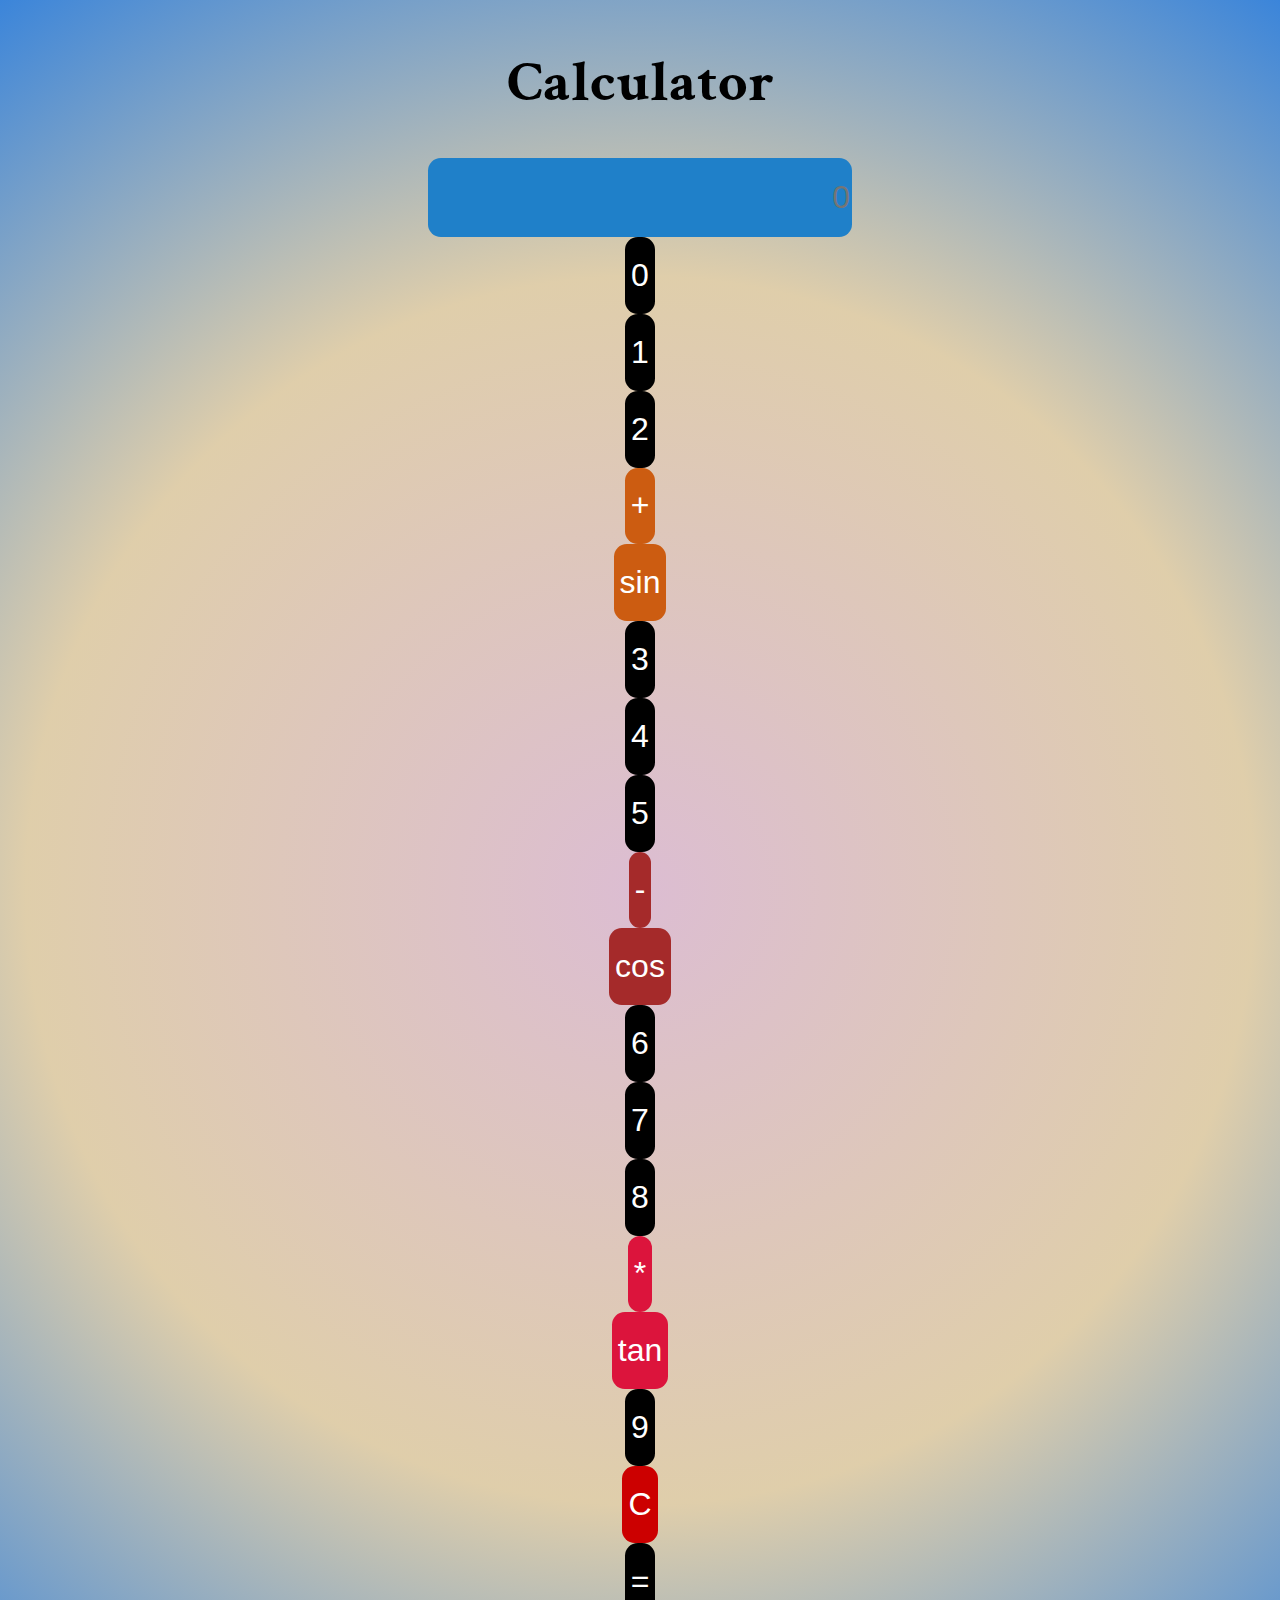
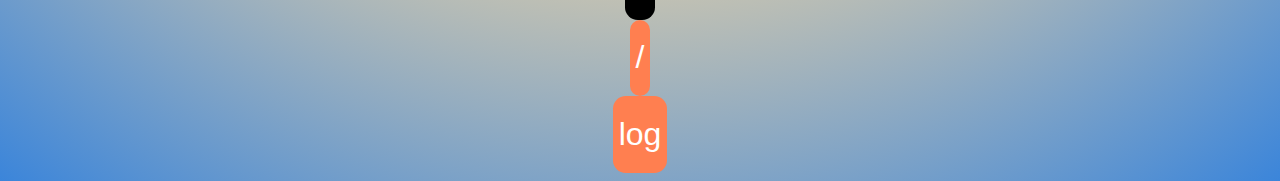
<file: Level 1/Task - 3 Calculator/index.html>
<!DOCTYPE html>
<html lang="en">

<head>
    <meta charset="UTF-8">
    <meta name="viewport" content="width=device-width, initial-scale=1.0">
    <meta http-equiv="X-UA-Compatible" content="ie=edge">
    <link rel="stylesheet" href="style.css">
    <link href="https://cdn.jsdelivr.net/npm/bootstrap@5.0.2/dist/css/bootstrap.min.css" rel="stylesheet"
        integrity="sha384-EVSTQN3/azprG1Anm3QDgpJLIm9Nao0Yz1ztcQTwFspd3yD65VohhpuuCOmLASjC" crossorigin="anonymous">
    <title>Calculator</title>
</head>

<body>
    <div class="container-fluid">
        <section class="main">
            <h1 class="heading">Calculator</h1>
            <div class="row">
                <div class="col-md-8 mx-auto">
                    <form id="myform" name="form">
                        <div class="row mb-3 justify-content-center">
                            <div class="col-10">
                                <input type="text" name="displayResult" placeholder="0" class="display form-control">
                            </div>
                        </div>
                        <div class="row mb-3 justify-content-center">
                            <div class="col-2">
                                <input type="button" name="b0" value="0" class="form-control"
                                    onclick="calcNumbers(b0.value)">
                            </div>
                            <div class="col-2">
                                <input type="button" name="b1" value="1" class="form-control"
                                    onclick="calcNumbers(b1.value)">
                            </div>
                            <div class="col-2">
                                <input type="button" name="b2" value="2" class="form-control"
                                    onclick="calcNumbers(b2.value)">
                            </div>
                            <div class="col-2">
                                <input type="button" name="addb" value="+" class="form-control addbtn"
                                    onclick="calcNumbers(addb.value)">
                            </div>
                            <div class="col-2">
                                <input type="button" name="sin" value="sin" class="form-control sinbtn"
                                    onclick="calcNumbers(sin.value)">
                            </div>
                        </div>
                        <div class="row mb-3 justify-content-center">
                            <div class="col-2">
                                <input type="button" name="b3" value="3" class="form-control"
                                    onclick="calcNumbers(b3.value)">
                            </div>
                            <div class="col-2">
                                <input type="button" name="b4" value="4" class="form-control"
                                    onclick="calcNumbers(b4.value)">
                            </div>
                            <div class="col-2">
                                <input type="button" name="b5" value="5" class="form-control"
                                    onclick="calcNumbers(b5.value)">
                            </div>
                            <div class="col-2">
                                <input type="button" name="subb" value="-" class="form-control subbtn"
                                    onclick="calcNumbers(subb.value)">
                            </div>
                            <div class="col-2">
                                <input type="button" name="cos" value="cos" class="form-control cosbtn"
                                    onclick="calcNumbers(cos.value)">
                            </div>
                        </div>
                        <div class="row mb-3 justify-content-center">
                            <div class="col-2">
                                <input type="button" name="b6" value="6" class="form-control"
                                    onclick="calcNumbers(b6.value)">
                            </div>
                            <div class="col-2">
                                <input type="button" name="b7" value="7" class="form-control"
                                    onclick="calcNumbers(b7.value)">
                            </div>
                            <div class="col-2">
                                <input type="button" name="b8" value="8" class="form-control"
                                    onclick="calcNumbers(b8.value)">
                            </div>
                            <div class="col-2">
                                <input type="button" name="mulb" value="*" class="form-control multiplybtn"
                                    onclick="calcNumbers(mulb.value)">
                            </div>
                            <div class="col-2">
                                <input type="button" name="tan" value="tan" class="form-control tanbtn"
                                    onclick="calcNumbers(tan.value)">
                            </div>
                        </div>
                        <div class="row justify-content-center">
                            <div class="col-2">
                                <input type="button" name="b9" value="9" class="form-control"
                                    onclick="calcNumbers(b9.value)">
                            </div>
                            <div class="col-2">
                                <input type="button" value="C" class="form-control clearbtn" onclick="clearResult()">
                            </div>
                            <div class="col-2">
                                <input type="button" value="=" class="form-control" onclick="calculateResult()">
                            </div>
                            <div class="col-2">
                                <input type="button" name="divb" value="/" class="form-control dividebtn"
                                    onclick="calcNumbers(divb.value)">
                            </div>
                            <div class="col-2">
                                <input type="button" name="log" value="log" class="form-control logbtn"
                                    onclick="calcNumbers(log.value)">
                            </div>
                        </div>
                    </form>
                </div>
            </div>
        </section>
    </div>
    <script src="app.js"></script>
</body>
</html>
</file>
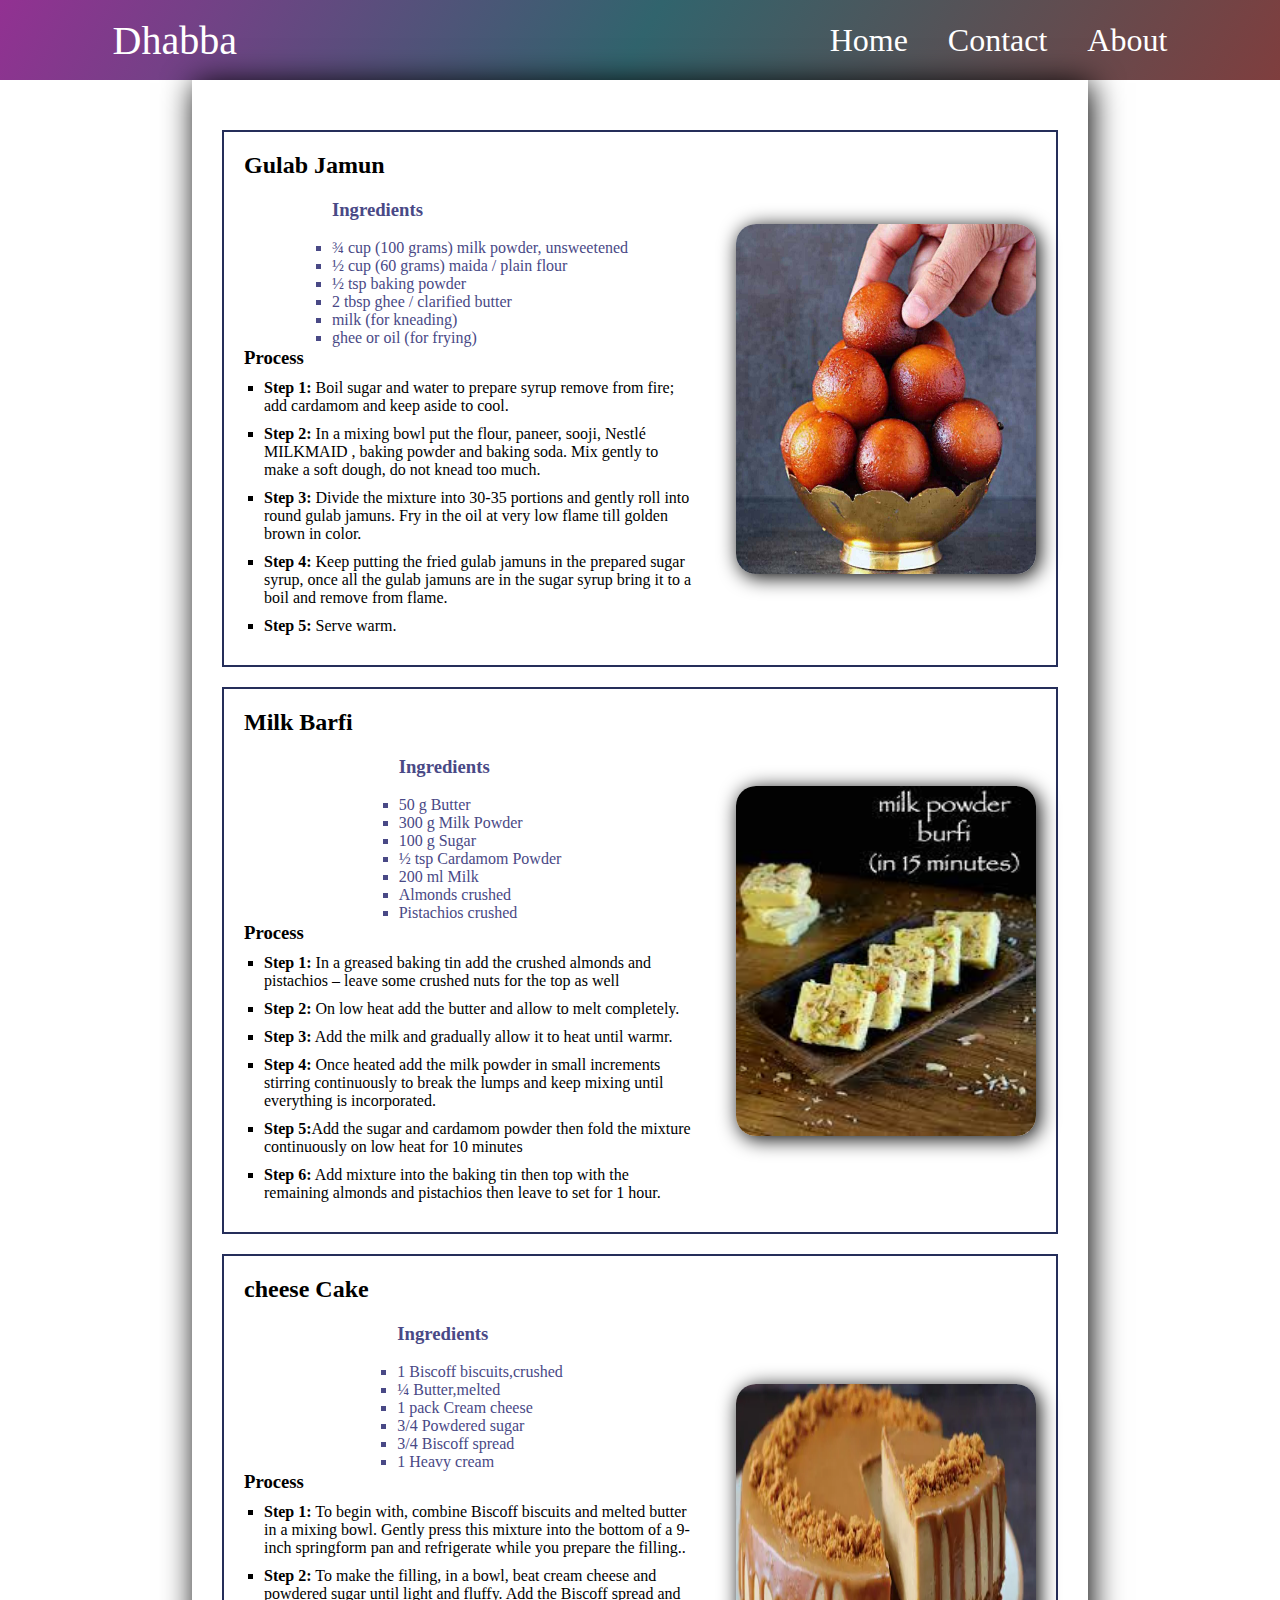
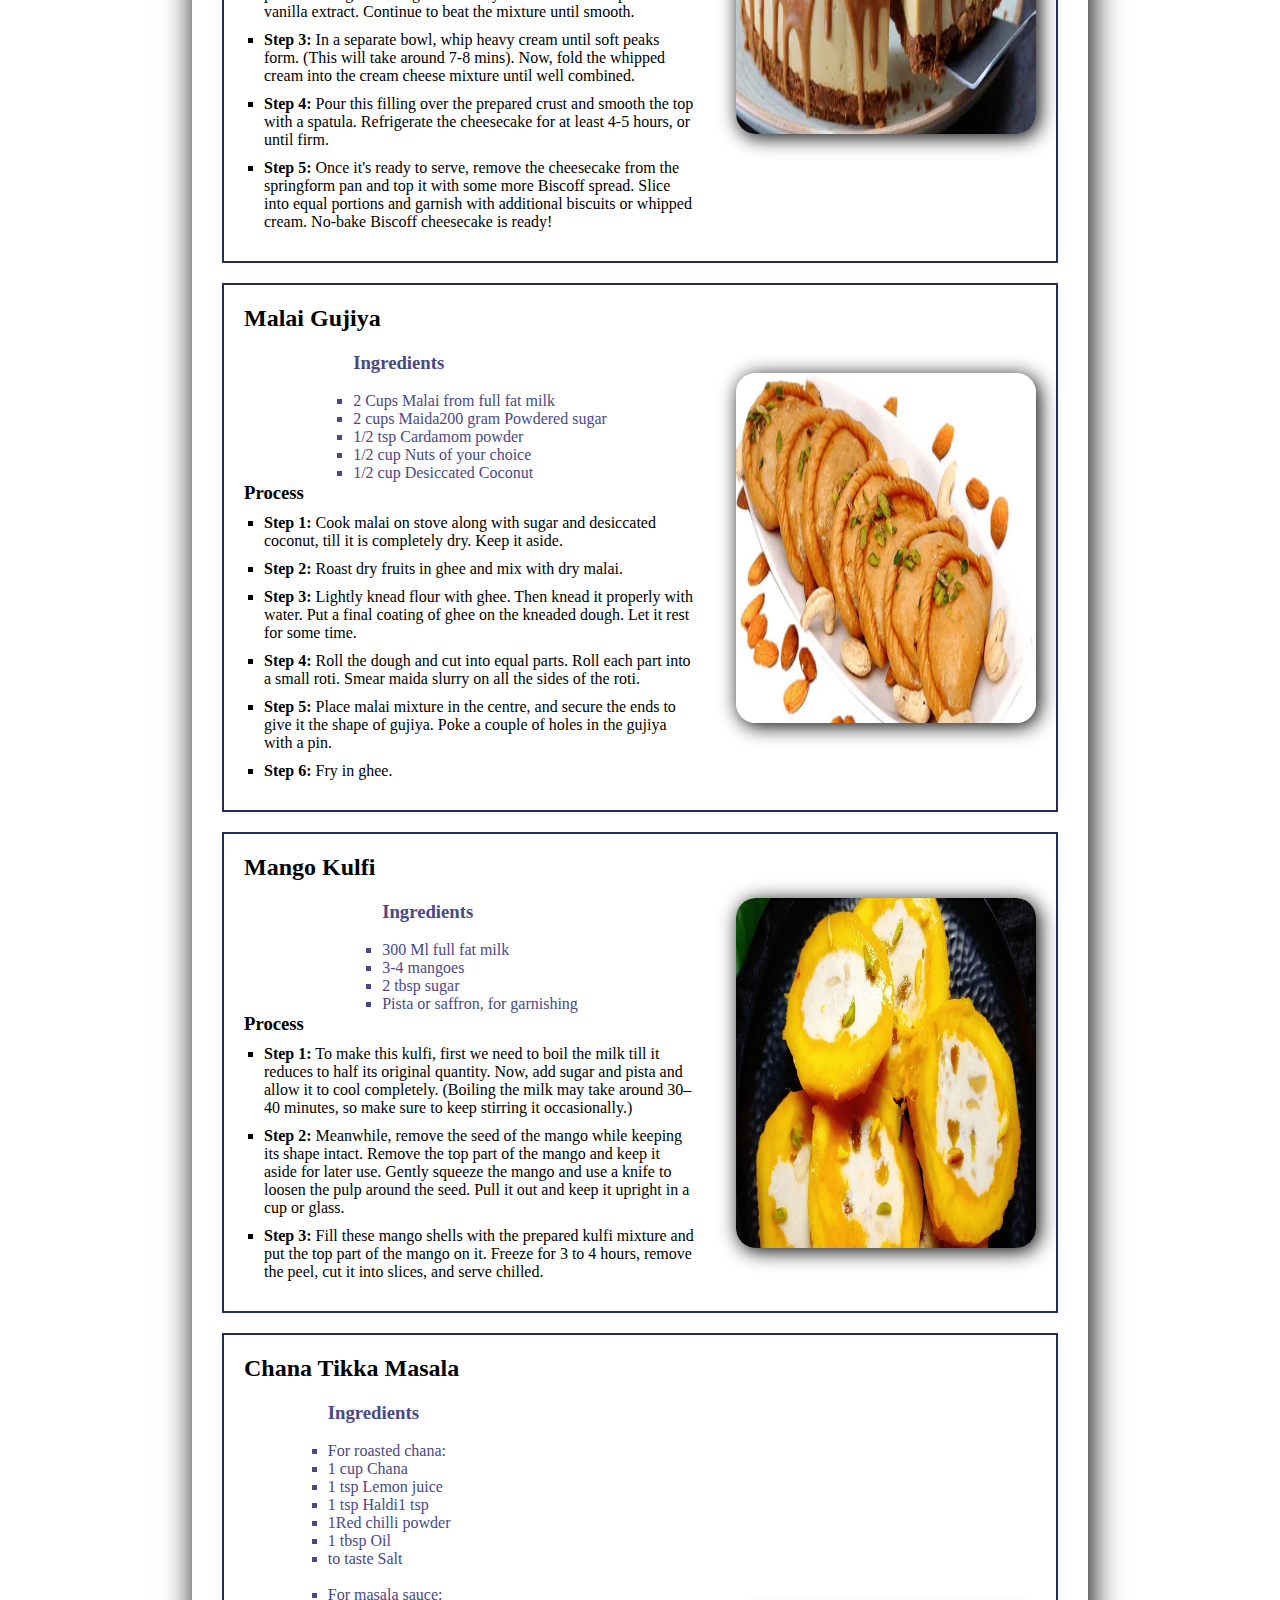
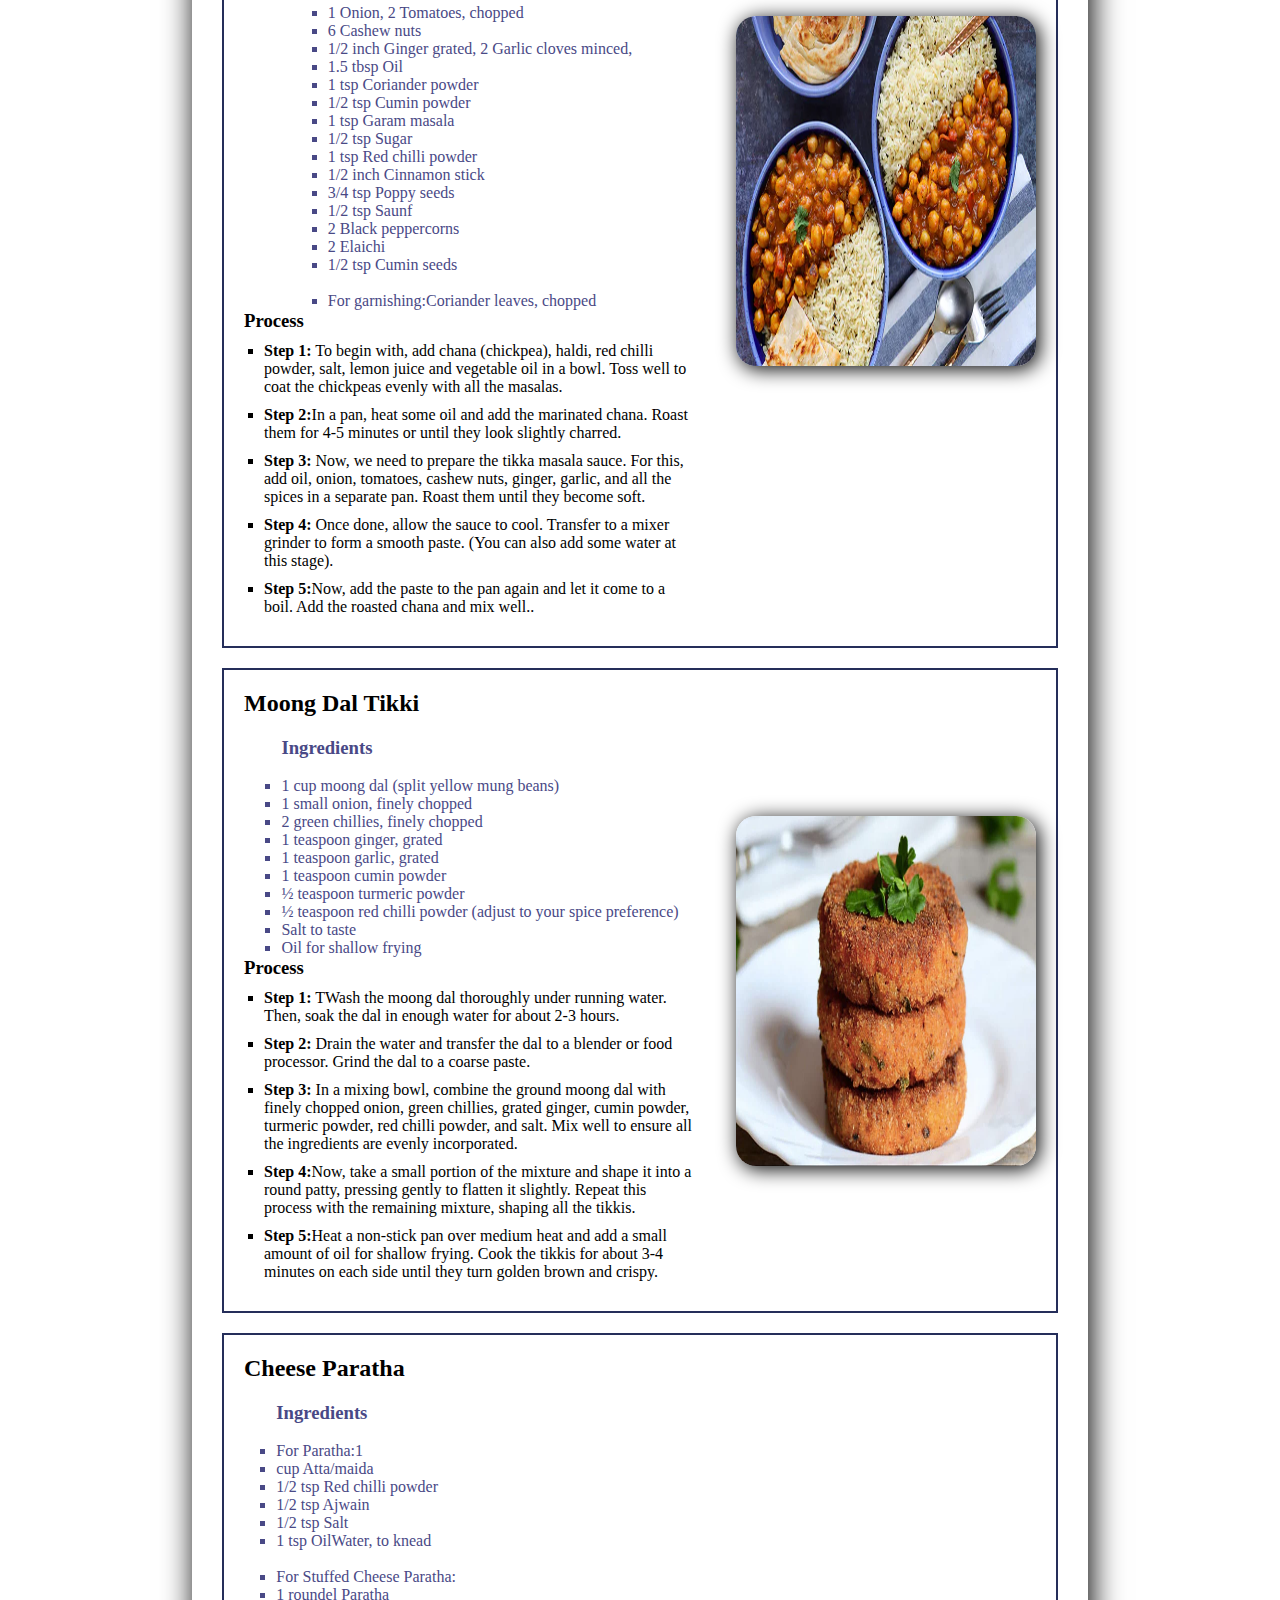
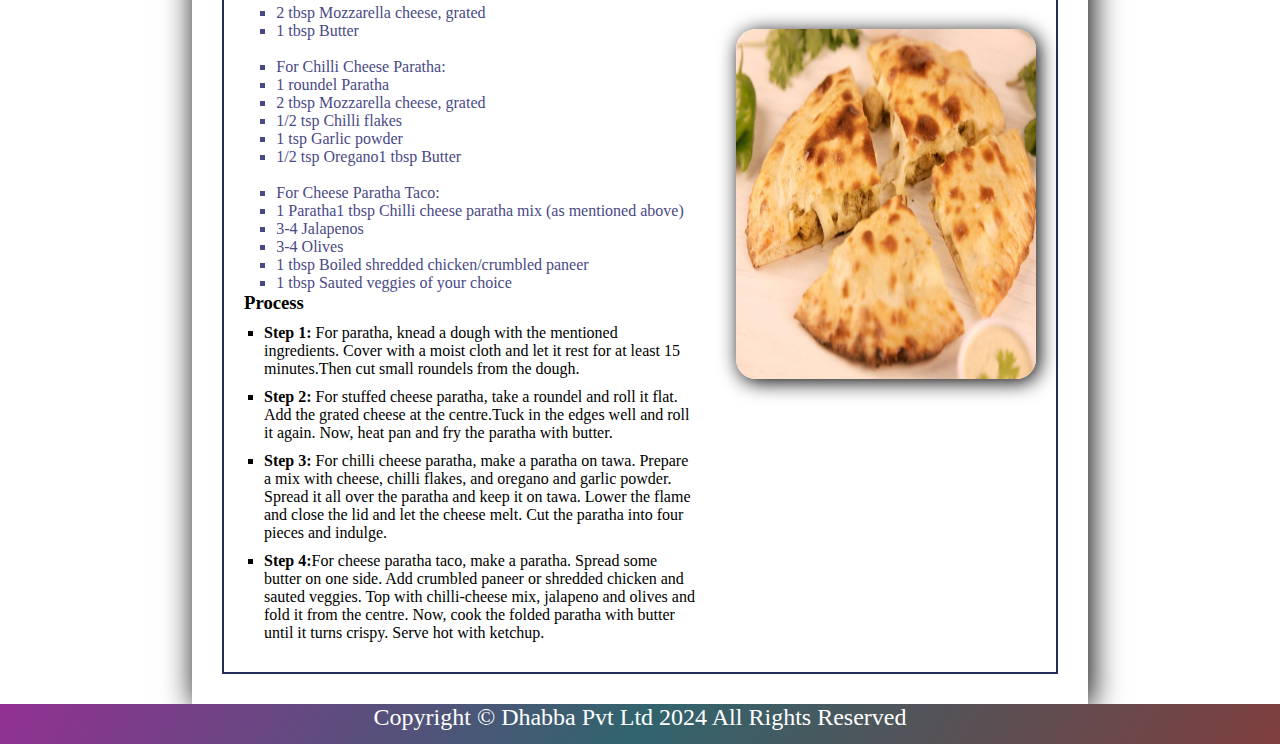
<file: Level 1/Task -2 Landing Page/index.html>
<!DOCTYPE html>
<html lang="en">
<head>
    <meta charset="UTF-8">
    <meta name="viewport" content="width=device-width, initial-scale=1.0">
    <title>Receipe website</title>
    <link rel="stylesheet" href="style.css">
</head>
<body>
    <div class="container">
    <header>
        <div class="navcontainer">
            <nav>
                <ul id="navlist">
                    <li>   <P id="navlogo"> Dhabba</P> </li>
                    <li> 
                        <div class="navitems"> 

                        <a href="#">Home</a>
                        <a href="#">Contact</a>
                        <a href="#">About</a>

                        </div>
                    </li>
                </ul>
            </nav>
        </div>
    </header>

        <mian>

        <div class="content-box">
            <!-- item1 -->
            <section>
                <div class="item">
                    
                    <div class="leftbox">
                        <h2>Gulab Jamun</h2>
                        
                      <div class="ingredients">
                        
                        <ul>
                            <h3>Ingredients</h3>
                            <br>
                           <li>¾ cup (100 grams) milk powder, unsweetened</li>
                           <li>½ cup (60 grams) maida / plain flour</li>
                           <li>½ tsp baking powder</li>
                           <li>2 tbsp ghee / clarified butter</li>
                           <li>milk (for kneading)</li>
                           <li>ghee or oil (for frying)</li>
                        </ul>
                     </div>

                     <div class="process">
                        <h3>Process</h3>
                        <ol>
                            <li><h4>Step 1:</h4>  Boil sugar and water to prepare syrup remove from fire; add cardamom and keep aside to cool.</li>
                            <li><h4>Step 2:</h4>  In a mixing bowl put the flour, paneer, sooji, Nestlé MILKMAID , baking powder and baking soda. Mix gently to make a soft dough, do not knead too much.</li>
                            <li><h4>Step 3:</h4>  Divide the mixture into 30-35 portions and gently roll into round gulab jamuns. Fry in the oil at very low flame till golden brown in color.</li>
                            <li><h4>Step 4:</h4>  Keep putting the fried gulab jamuns in the prepared sugar syrup, once all the gulab jamuns are in the sugar syrup bring it to a boil and remove from flame.</li>
                            <li><h4>Step 5:</h4>  Serve warm.</li>
                        </ol>
                     </div>
                    </div>
                    
                    <div class="rightbox">
                        <img src="Gulab-jamun.jpg">
                       
                    </div>
                       
                </div>

                <!-- item2 -->
                <div class="item">
                    
                    <div class="leftbox">
                        <h2>Milk Barfi</h2>
                        
                      <div class="ingredients">
                        
                        <ul>
                            <h3>Ingredients</h3>
                            <br>
                            <li>50 g Butter</li>
                            <li>300 g Milk Powder</li>
                            <li>100 g Sugar</li>
                            <li>½ tsp Cardamom Powder</li>
                            <li>200 ml Milk</li>
                            <li>Almonds crushed</li>
                            <li>Pistachios crushed</li>
                        </ul>
                     </div>

                     <div class="process">
                        <h3>Process</h3>
                        <ol>
                            <li><h4>Step 1:</h4>  In a greased baking tin add the crushed almonds and pistachios – leave some crushed nuts for the top as well</li>
                            <li><h4>Step 2:</h4> On low heat add the butter and allow to melt completely.</li>
                            <li><h4>Step 3:</h4>  Add the milk and gradually allow it to heat until warmr.</li>
                            <li><h4>Step 4:</h4> Once heated add the milk powder in small increments stirring continuously to break the lumps and keep mixing until everything is incorporated.</li>
                            <li><h4>Step 5:</h4>Add the sugar and cardamom powder then fold the mixture continuously on low heat for 10 minutes</li>
                            <li><h4>Step 6:</h4> Add mixture into the baking tin then top with the remaining almonds and pistachios then leave to set for 1 hour. </li>
                        </ol>
                     </div>
                    </div>
                    
                    <div class="rightbox">
                        <img src="download.jpg" >
                    </div>
                       
                </div>
                        <!-- item 3 -->
                <div class="item">
                    
                    <div class="leftbox">
                        <h2>cheese Cake</h2>
                        
                      <div class="ingredients">
                        
                        <ul>
                            <h3>Ingredients</h3>
                            <br>
                           <li> 1 Biscoff biscuits,crushed</li>
                           <li> ¼ Butter,melted </li>
                           <li> 1 pack Cream cheese</li>
                           <li>3/4 Powdered sugar</li>
                           <li>3/4 Biscoff spread</li>
                           <li>1 Heavy cream</li>
                        </ul>
                     </div>

                     <div class="process">
                        <h3>Process</h3>
                        <ol>
                            <li><h4>Step 1:</h4>  To begin with, combine Biscoff biscuits and melted butter in a mixing bowl. Gently press this mixture into the bottom of a 9-inch springform pan and refrigerate while you prepare the filling..</li>
                            <li><h4>Step 2:</h4>  To make the filling, in a bowl, beat cream cheese and powdered sugar until light and fluffy. Add the Biscoff spread and vanilla extract. Continue to beat the mixture until smooth.</li>
                            <li><h4>Step 3:</h4> In a separate bowl, whip heavy cream until soft peaks form. (This will take around 7-8 mins). Now, fold the whipped cream into the cream cheese mixture until well combined.</li>
                            <li><h4>Step 4:</h4>  Pour this filling over the prepared crust and smooth the top with a spatula. Refrigerate the cheesecake for at least 4-5 hours, or until firm.</li>
                            <li><h4>Step 5:</h4> Once it's ready to serve, remove the cheesecake from the springform pan and top it with some more Biscoff spread. Slice into equal portions and garnish with additional biscuits or whipped cream. No-bake Biscoff cheesecake is ready!</li>
                        </ol>
                     </div>
                    </div>
                    
                    <div class="rightbox">
                        <img src="cheese cake.webp">
                    </div>
                       
                </div>
                    
                <!-- item 4 -->
                <div class="item">
                    
                    <div class="leftbox">
                        <h2>Malai Gujiya</h2>
                        
                      <div class="ingredients">
                        
                        <ul>
                            <h3>Ingredients</h3>
                            <br>
                            <li> 2 Cups Malai from full fat milk</li>
                            <li> 2 cups Maida200 gram Powdered sugar</li>
                            <li> 1/2 tsp Cardamom powder</li>
                            <li> 1/2 cup Nuts of your choice</li>
                            <li> 1/2 cup Desiccated Coconut</li>
                        </ul>
                     </div>

                     <div class="process">
                        <h3>Process</h3>
                        <ol>
                            <li><h4>Step 1:</h4>  Cook malai on stove along with sugar and desiccated coconut, till it is completely dry. Keep it aside.</li>
                            <li><h4>Step 2:</h4>  Roast dry fruits in ghee and mix with dry malai.</li>
                            <li><h4>Step 3:</h4>  Lightly knead flour with ghee. Then knead it properly with water. Put a final coating of ghee on the kneaded dough. Let it rest for some time.</li>
                            <li><h4>Step 4:</h4>  Roll the dough and cut into equal parts. Roll each part into a small roti. Smear maida slurry on all the sides of the roti.</li>
                            <li><h4>Step 5:</h4>  Place malai mixture in the centre, and secure the ends to give it the shape of gujiya. Poke a couple of holes in the gujiya with a pin.</li>
                            <li><h4>Step 6:</h4>  Fry in ghee.</li>
                        </ol>
                     </div>
                    </div>
                    
                    <div class="rightbox">
                        <img src="gujiya.webp">
                    </div>
                       
                </div>
     
                 <!-- item 5 -->
                <div class="item">
                    
                    <div class="leftbox">
                        <h2>Mango Kulfi</h2>
                        
                      <div class="ingredients">
                        
                        <ul>
                            <h3>Ingredients</h3>
                            <br>
                            <li>300 Ml full fat milk</li>
                            <li>3-4 mangoes</li>
                            <li>2 tbsp sugar</li>
                            <li>Pista or saffron, for garnishing</li>
                        </ul>
                     </div>

                     <div class="process">
                        <h3>Process</h3>
                        <ol>
                            <li><h4>Step 1:</h4>  To make this kulfi, first we need to boil the milk till it reduces to half its original quantity. Now, add sugar and pista and allow it to cool completely. (Boiling the milk may take around 30–40 minutes, so make sure to keep stirring it occasionally.)</li>
                            <li><h4>Step 2:</h4> Meanwhile, remove the seed of the mango while keeping its shape intact. Remove the top part of the mango and keep it aside for later use. Gently squeeze the mango and use a knife to loosen the pulp around the seed. Pull it out and keep it upright in a cup or glass.</li>
                            <li><h4>Step 3:</h4>  Fill these mango shells with the prepared kulfi mixture and put the top part of the mango on it. Freeze for 3 to 4 hours, remove the peel, cut it into slices, and serve chilled.</li>
                            
                        </ol>
                     </div>
                    </div>
                    
                    <div class="rightbox">
                        <img src="mango-kulfi.webp">
                    </div>
                       
                </div>

                 <!-- item 6 -->
                 <div class="item">
                    
                    <div class="leftbox">
                        <h2>Chana Tikka Masala</h2>
                        
                      <div class="ingredients">
                        
                        <ul>
                            <h3>Ingredients</h3>
                            <br>
                            <li>For roasted chana:</li>
                                <li>1 cup Chana</li>
                                <li>1 tsp Lemon juice</li>
                                <li>1 tsp Haldi1 tsp </li>
                                <li>1Red chilli powder</li>
                                <li>1 tbsp Oil</li>
                                <li>to taste Salt</li>
                                <br>
                                <li>For masala sauce:</li>
                                <li>1 Onion, 2 Tomatoes, chopped</li>
                                <li>6 Cashew nuts</li>
                                <li>1/2 inch Ginger grated, 2 Garlic cloves minced,</li>
                                <li>1.5 tbsp Oil</li>
                                <li>1 tsp Coriander powder</li>
                                <li>1/2 tsp Cumin powder</li>
                                <li>1 tsp Garam masala</li>
                                <li>1/2 tsp Sugar</li>
                                <li>1 tsp Red chilli powder</li>
                                <li>1/2 inch Cinnamon stick</li>
                                <li>3/4 tsp Poppy seeds</li>
                                <li>1/2 tsp Saunf</li>
                                <li>2 Black peppercorns</li>
                                <li>2 Elaichi</li>
                                <li>1/2 tsp Cumin seeds</li>
                                <br>
                                <li>For garnishing:Coriander leaves, chopped</li>
                        </ul>
                     </div>

                     <div class="process">
                        <h3>Process</h3>
                        <ol>
                            <li><h4>Step 1:</h4> To begin with, add chana (chickpea), haldi, red chilli powder, salt, lemon juice and vegetable oil in a bowl. Toss well to coat the chickpeas evenly with all the masalas.</li>
                            <li><h4>Step 2:</h4>In a pan, heat some oil and add the marinated chana. Roast them for 4-5 minutes or until they look slightly charred.</li>
                            <li><h4>Step 3:</h4> Now, we need to prepare the tikka masala sauce. For this, add oil, onion, tomatoes, cashew nuts, ginger, garlic, and all the spices in a separate pan. Roast them until they become soft.</li>
                            <li><h4>Step 4:</h4> Once done, allow the sauce to cool. Transfer to a mixer grinder to form a smooth paste. (You can also add some water at this stage).</li>
                            <li><h4>Step 5:</h4>Now, add the paste to the pan again and let it come to a boil. Add the roasted chana and mix well..</li>
                            
                        </ol>
                     </div>
                    </div>
                    
                    <div class="rightbox">
                        <img src="chana tikka.webp">
                    </div>
                       
                </div>

                <!-- item 7 -->
                <div class="item">
                    
                    <div class="leftbox">
                        <h2>Moong Dal Tikki</h2>
                        
                      <div class="ingredients">
                        
                        <ul>
                            <h3>Ingredients</h3>
                            <br>
                           <li> 1 cup moong dal (split yellow mung beans)</li>
                           <li> 1 small onion, finely chopped</li>
                           <li> 2 green chillies, finely chopped</li>
                           <li> 1 teaspoon ginger, grated</li>
                           <li> 1 teaspoon garlic, grated</li>
                           <li>  1 teaspoon cumin powder</li>
                           <li> ½ teaspoon turmeric powder</li>
                           <li> ½ teaspoon red chilli powder (adjust to your spice preference)</li>
                           <li> Salt to taste</li>
                           <li>  Oil for shallow frying</li>
                        </ul>
                     </div>

                     <div class="process">
                        <h3>Process</h3>
                        <ol>
                            <li><h4>Step 1:</h4>  TWash the moong dal thoroughly under running water. Then, soak the dal in enough water for about 2-3 hours.</li>
                            <li><h4>Step 2:</h4> Drain the water and transfer the dal to a blender or food processor. Grind the dal to a coarse paste.</li>
                            <li><h4>Step 3:</h4>  In a mixing bowl, combine the ground moong dal with finely chopped onion, green chillies, grated ginger, cumin powder, turmeric powder, red chilli powder, and salt. Mix well to ensure all the ingredients are evenly incorporated.</li>
                            <li><h4>Step 4:</h4>Now, take a small portion of the mixture and shape it into a round patty, pressing gently to flatten it slightly. Repeat this process with the remaining mixture, shaping all the tikkis.</li>
                            <li><h4>Step 5:</h4>Heat a non-stick pan over medium heat and add a small amount of oil for shallow frying. Cook the tikkis for about 3-4 minutes on each side until they turn golden brown and crispy.</li>
                            
                        </ol>
                     </div>
                    </div>
                    
                    <div class="rightbox">
                        <img src="moong dal tikki.jpg">
                    </div>
                       
                </div>

                 <!-- item 8 -->
                 <div class="item">
                    
                    <div class="leftbox">
                        <h2>Cheese Paratha</h2>
                        
                      <div class="ingredients">
                        
                        <ul>
                            <h3>Ingredients</h3>
                            <br>
                            <li>For Paratha:1 </li>
                            <li>cup Atta/maida</li>
                            <li>1/2 tsp Red chilli powder</li>
                            <li>1/2 tsp Ajwain</li>
                            <li>1/2 tsp Salt</li>
                            <li>1 tsp OilWater, to knead</li>
                            <br>
                            <li>For Stuffed Cheese Paratha:</li>
                            <li>1 roundel Paratha</li>
                            <li> 2 tbsp Mozzarella cheese, grated</li>
                            <li>1 tbsp Butter</li>
                            <br>
                            <li>For Chilli Cheese Paratha:</li>
                            
                            <li>1 roundel Paratha</li>
                            <li>2 tbsp Mozzarella cheese, grated</li>
                            <li>1/2 tsp Chilli flakes</li>
                            <li>1 tsp Garlic powder</li>
                            <li>1/2 tsp Oregano1 tbsp Butter</li>
                            <br>
                            <li>For Cheese Paratha Taco:</li>
                            <li>1 Paratha1 tbsp Chilli cheese paratha mix (as mentioned above)</li>
                            <li>3-4 Jalapenos</li>
                            <li>3-4 Olives</li>
                            <li>1 tbsp Boiled shredded chicken/crumbled paneer</li>
                            <li>1 tbsp Sauted veggies of your choice</li>
                        </ul>
                     </div>

                     <div class="process">
                        <h3>Process</h3>
                        <ol>
                            <li><h4>Step 1:</h4>  For paratha, knead a dough with the mentioned ingredients. Cover with a moist cloth and let it rest for at least 15 minutes.Then cut small roundels from the dough.</li>
                            <li><h4>Step 2:</h4> For stuffed cheese paratha, take a roundel and roll it flat. Add the grated cheese at the centre.Tuck in the edges well and roll it again. Now, heat pan and fry the paratha with butter.</li>
                            <li><h4>Step 3:</h4>  For chilli cheese paratha, make a paratha on tawa. Prepare a mix with cheese, chilli flakes, and oregano and garlic powder. Spread it all over the paratha and keep it on tawa. Lower the flame and close the lid and let the cheese melt. Cut the paratha into four pieces and indulge.</li>
                            <li><h4>Step 4:</h4>For cheese paratha taco, make a paratha. Spread some butter on one side. Add crumbled paneer or shredded chicken and sauted veggies. Top with chilli-cheese mix, jalapeno and olives and fold it from the centre. Now, cook the folded paratha with butter until it turns crispy. Serve hot with ketchup.</li>
                           
                            
                        </ol>
                     </div>
                    </div>
                    
                    <div class="rightbox">
                        <img src="paratha.jpg">
                    </div>
                       
                </div>


            </section>

        </div>


    </mian>

   <footer>
    <div class="footerbox">
        <P>
            Copyright &copy; Dhabba Pvt Ltd 2024 All Rights Reserved
        </P>
    </div>
   </footer>

    </div>
    
</body>
</html>
</file>
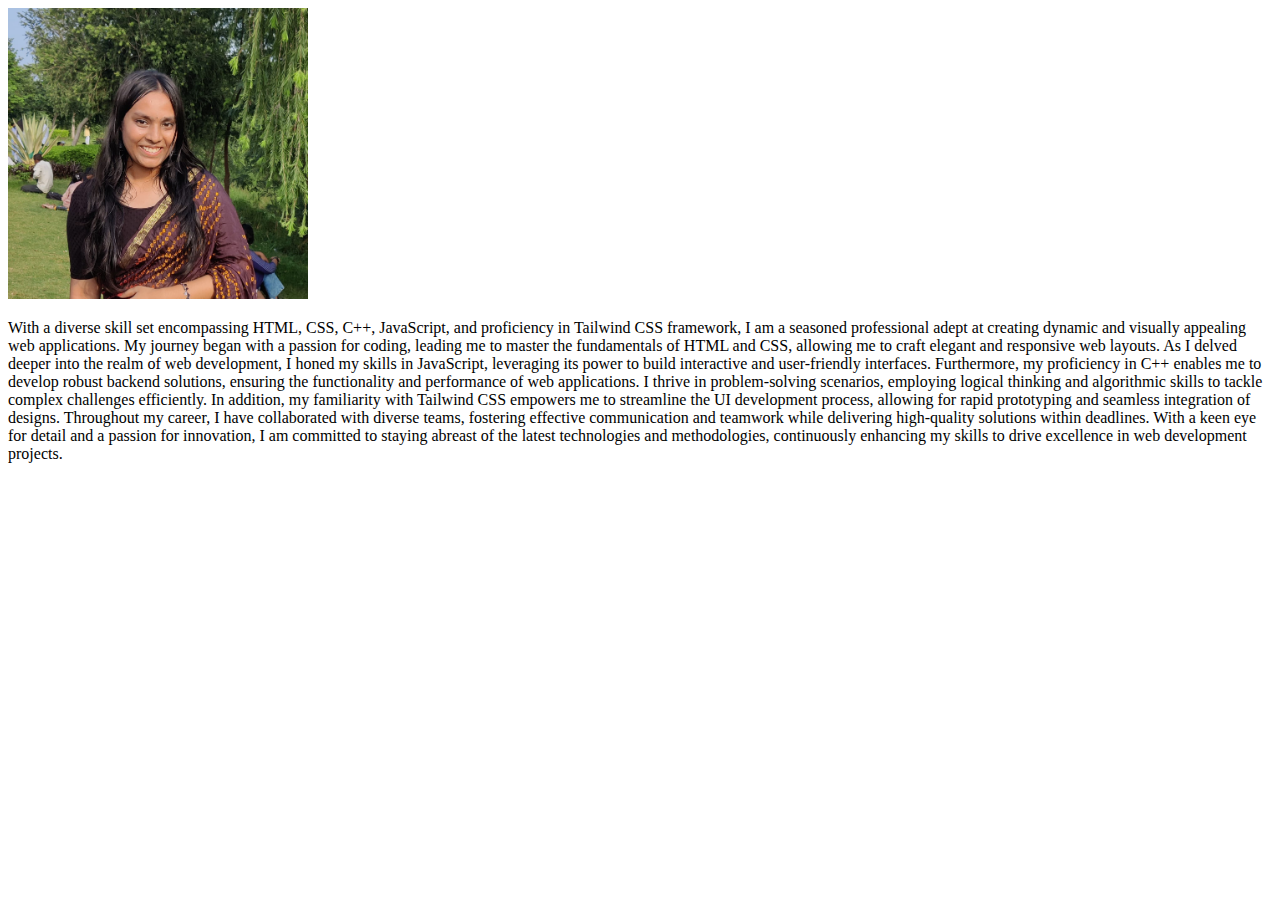
<file: Level 1/Task -1 Portfolio/about.html>
<!DOCTYPE html>
<html lang="en">
<head>
    <meta charset="UTF-8">
    <meta name="viewport" content="width=device-width, initial-scale=1.0">
    <title>About</title>
</head>
<body>
    <img src="WhatsApp Image 2024-03-03 at 15.18.21_8999fa0a.jpg"  style="width: 300px;">
    <p>

        With a diverse skill set encompassing HTML, CSS, C++, JavaScript, and proficiency in Tailwind CSS framework, I am a seasoned professional adept at creating dynamic and visually appealing web applications. 
        
        My journey began with a passion for coding, leading me to master the fundamentals of HTML and CSS, allowing me to craft elegant and responsive web layouts. As I delved deeper into the realm of web development, I honed my skills in JavaScript, leveraging its power to build interactive and user-friendly interfaces.
        
        Furthermore, my proficiency in C++ enables me to develop robust backend solutions, ensuring the functionality and performance of web applications. I thrive in problem-solving scenarios, employing logical thinking and algorithmic skills to tackle complex challenges efficiently.
        
        In addition, my familiarity with Tailwind CSS empowers me to streamline the UI development process, allowing for rapid prototyping and seamless integration of designs.
        
        Throughout my career, I have collaborated with diverse teams, fostering effective communication and teamwork while delivering high-quality solutions within deadlines. With a keen eye for detail and a passion for innovation, I am committed to staying abreast of the latest technologies and methodologies, continuously enhancing my skills to drive excellence in web development projects.</p>
</body>
</html>
</file>
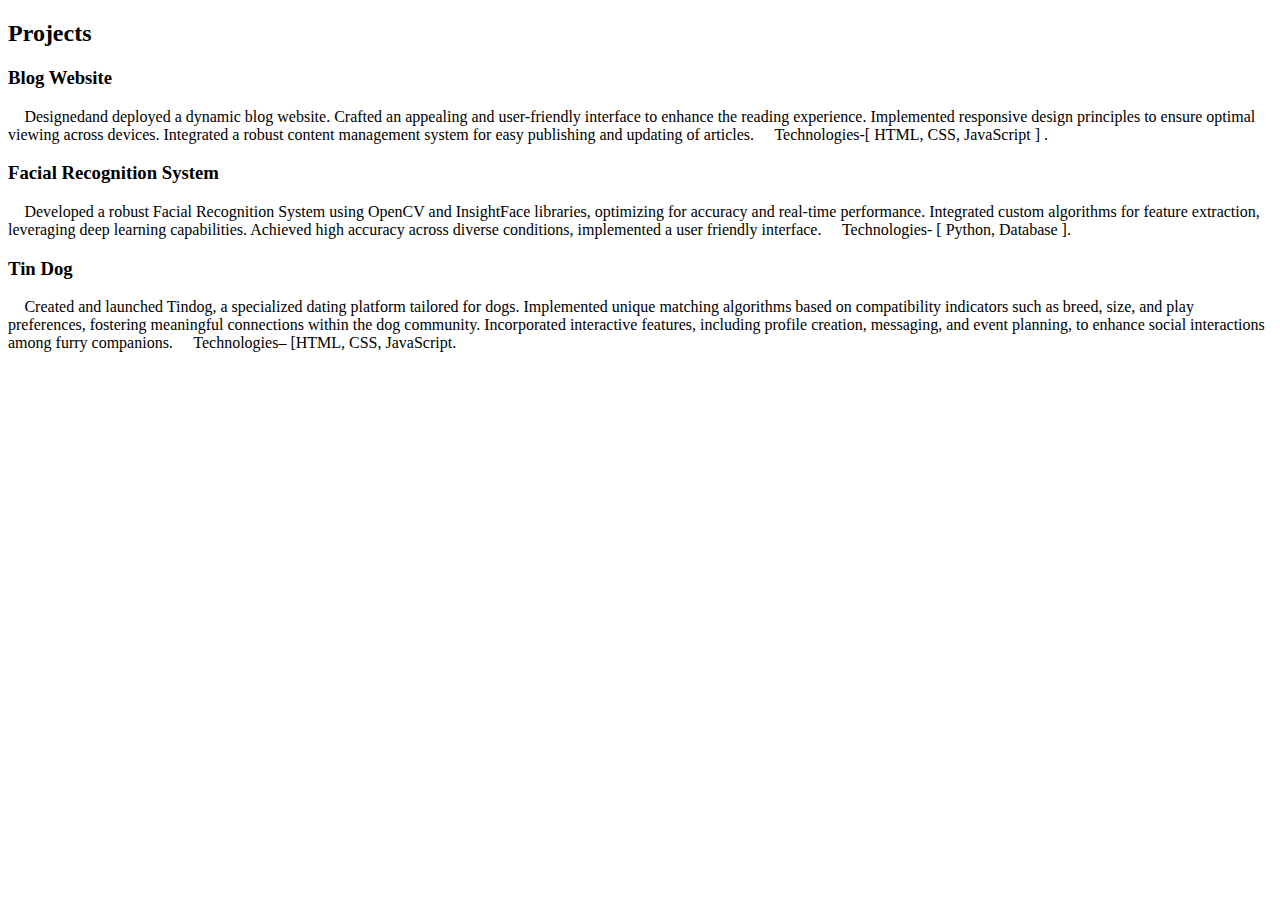
<file: Level 1/Task -1 Portfolio/project.html>
<!DOCTYPE html>
<html lang="en">
<head>
    <meta charset="UTF-8">
    <meta name="viewport" content="width=device-width, initial-scale=1.0">
    <title>Projectt</title>
</head>
<body>
    <p><h2>Projects</h2>
       <h3> Blog Website</h3>
  Designedand deployed a dynamic blog website. Crafted an appealing and user-friendly interface to
 enhance the reading experience. Implemented responsive design principles to ensure optimal viewing
 across devices. Integrated a robust content management system for easy publishing and updating of
 articles.
  Technologies-[ HTML, CSS, JavaScript ] .</p>

<p>
 <h3>Facial Recognition System</h3>
  Developed a robust Facial Recognition System using OpenCV and InsightFace libraries, optimizing for
 accuracy and real-time performance. Integrated custom algorithms for feature extraction, leveraging
 deep learning capabilities. Achieved high accuracy across diverse conditions, implemented a user
friendly interface.
  Technologies- [ Python, Database ].</p>

 <p>
 <h3>Tin Dog</h3>
  Created and launched Tindog, a specialized dating platform tailored for dogs. Implemented unique
 matching algorithms based on compatibility indicators such as breed, size, and play preferences,
 fostering meaningful connections within the dog community. Incorporated interactive features,
 including profile creation, messaging, and event planning, to enhance social interactions among furry
 companions.
  Technologies– [HTML, CSS, JavaScript.</p>
    
</body>
</html>
</file>
<file: Level 1/Task - 3 Calculator/style.css>
@import url('https://fonts.googleapis.com/css2?family=Crimson+Text:ital,wght@0,400;0,600;0,700;1,400;1,600;1,700&display=swap');

html {
    font-size: 80%;
    
}
.img{
    width: 100vh;
}

@media (max-width: 1080px) {
    html {
        font-size: 60%;
    }
}
@media (max-width: 768px) {
    html {
        font-size: 55%;
    }
}
@media (max-width: 425px) {
    html {
        font-size: 40%;
    }
}

body {
    font-family: 'Crimson Text', serif !important;
    background: rgb(220,189,210);
background: radial-gradient(circle, rgba(220,189,210,1) 0%, rgba(178,136,50,0.41228991596638653) 56%, rgba(59,133,218,1) 100%);
}

.heading {
    margin-top: 3.5rem;
    font-size: 4.5rem;
}

input {
    height: 6rem;
    border-radius: 1rem;
    font-size: 2.5rem !important;
    background-color: #000 !important;
    color: #fff !important;
    border-style: none;
    vertical-align: middle;
}

.display {
    text-align:right;
    background-color:#1f80c9 !important;
}

#myform {
    text-align: center;
}

h1{
    text-align: center;
    font-size: 80px;
}

.addbtn,
.sinbtn {
    background-color:#cc5c11 !important;
}

.subbtn,
.cosbtn {
    background-color:brown !important;
}

.multiplybtn,
.tanbtn {
    background-color:crimson !important;
}

.clearbtn {
    background-color:#cc0000 !important;
}

.dividebtn,
.logbtn {
    background-color:coral !important;
}
</file>
<file: Level 1/Task -2 Landing Page/style.css>
*{
  margin: 0;
  padding: 0;
  box-sizing: border-box;
};
.container{
  height: 100%;
  width: 100vw;
  overflow-x: none;
  background-color: #f5eef5;
  background-image: linear-gradient(0deg, #f5eef5 0%, #e6eaea 100%);
  

}
.navcontainer{
 
  height: 80px;
  width: 100vw;
  background-color: #923192;
  background-image: linear-gradient(120deg, #923192 0%, #31646d 50%, #7f3e3e 100%);
  
  
  
  

  
  

  
  display: flex;
  justify-content: center;
  align-items: center;
}
nav{
  width: 100%;
}

#navlist{
  margin-left:20px;
  margin-right: 20px;
  list-style: none;
  font-size: 2rem;
  display: flex;
  justify-content: space-evenly;
  align-items: center;
  
}
a{
  text-decoration: none;
  color: white;
}

#navlogo{
  font-size: 2.5rem;
  color: white;
  margin-right: 500px;

}
.navitems{
  display: flex;
  gap: 40px;

}

/* contenten box */
.content-box{
  width: 70%;
  margin: auto;
  
  display: flex;
  flex-direction: column;
  gap: 100px;
  padding: 30px;
  box-shadow: 3px 3px 30px black;


}
ul{
  list-style: none;
 list-style: square;
}
ol{
  list-style: none;
 list-style: square;
 margin: 10px;
}
ol li{
  margin: 10px;
}
ol h4{
  display:inline;
}
ul h4{
  display:inline;
}
.ingredients{
  display: flex;
  justify-content:space-around;
  align-items: center;
  margin-top: 20px;
  color: rgb(73, 73, 134);
  
}
.item{
 
 display: flex;
 justify-content: space-around;
 overflow-x: none;
 margin-top: 20px;
 border: 2px solid rgb(37, 46, 90);
 list-style: none;
 
}
.leftbox{
  margin: 20px;
}
.rightbox{
  display: flex;
  justify-content: center;
  align-items: center;
  position: relative; 
  overflow: none; 
  
}
.rightbox img{
 
  height: 350px;
  width: 300px;
  
  margin-right: 20px;
  border-radius: 20px;
  transition: all 0.6s linear 0s ;
  box-shadow: 3px 3px 20px  black;
}
.rightbox :hover{
  transform:scale(1.1) ;
  
}





.footerbox{
  background-color: #923192;
background-image: linear-gradient(120deg, #923192 0%, #31646d 50%, #7f3e3e 100%);


  text-align: center;
  min-height: 40px;

}
.footerbox p{
  color: white;
  font-size: 1.5rem;
}
</file>
